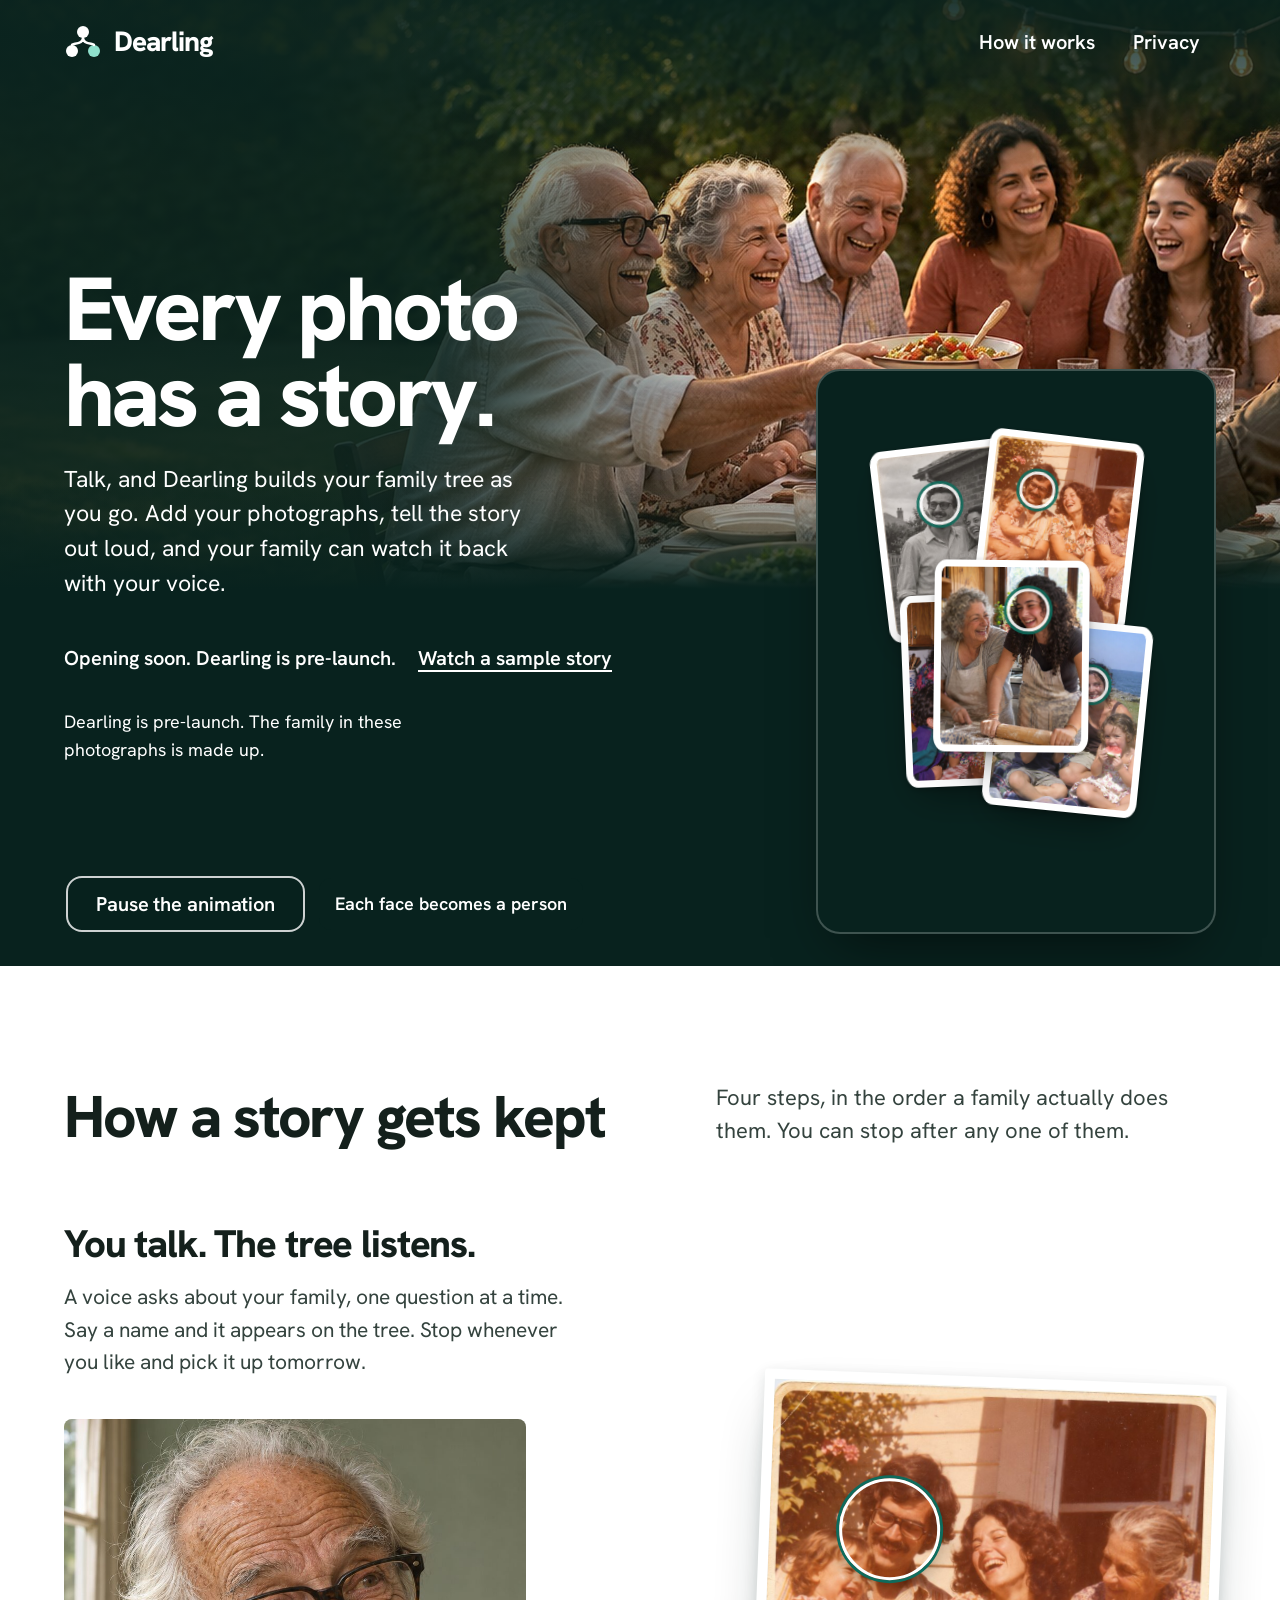
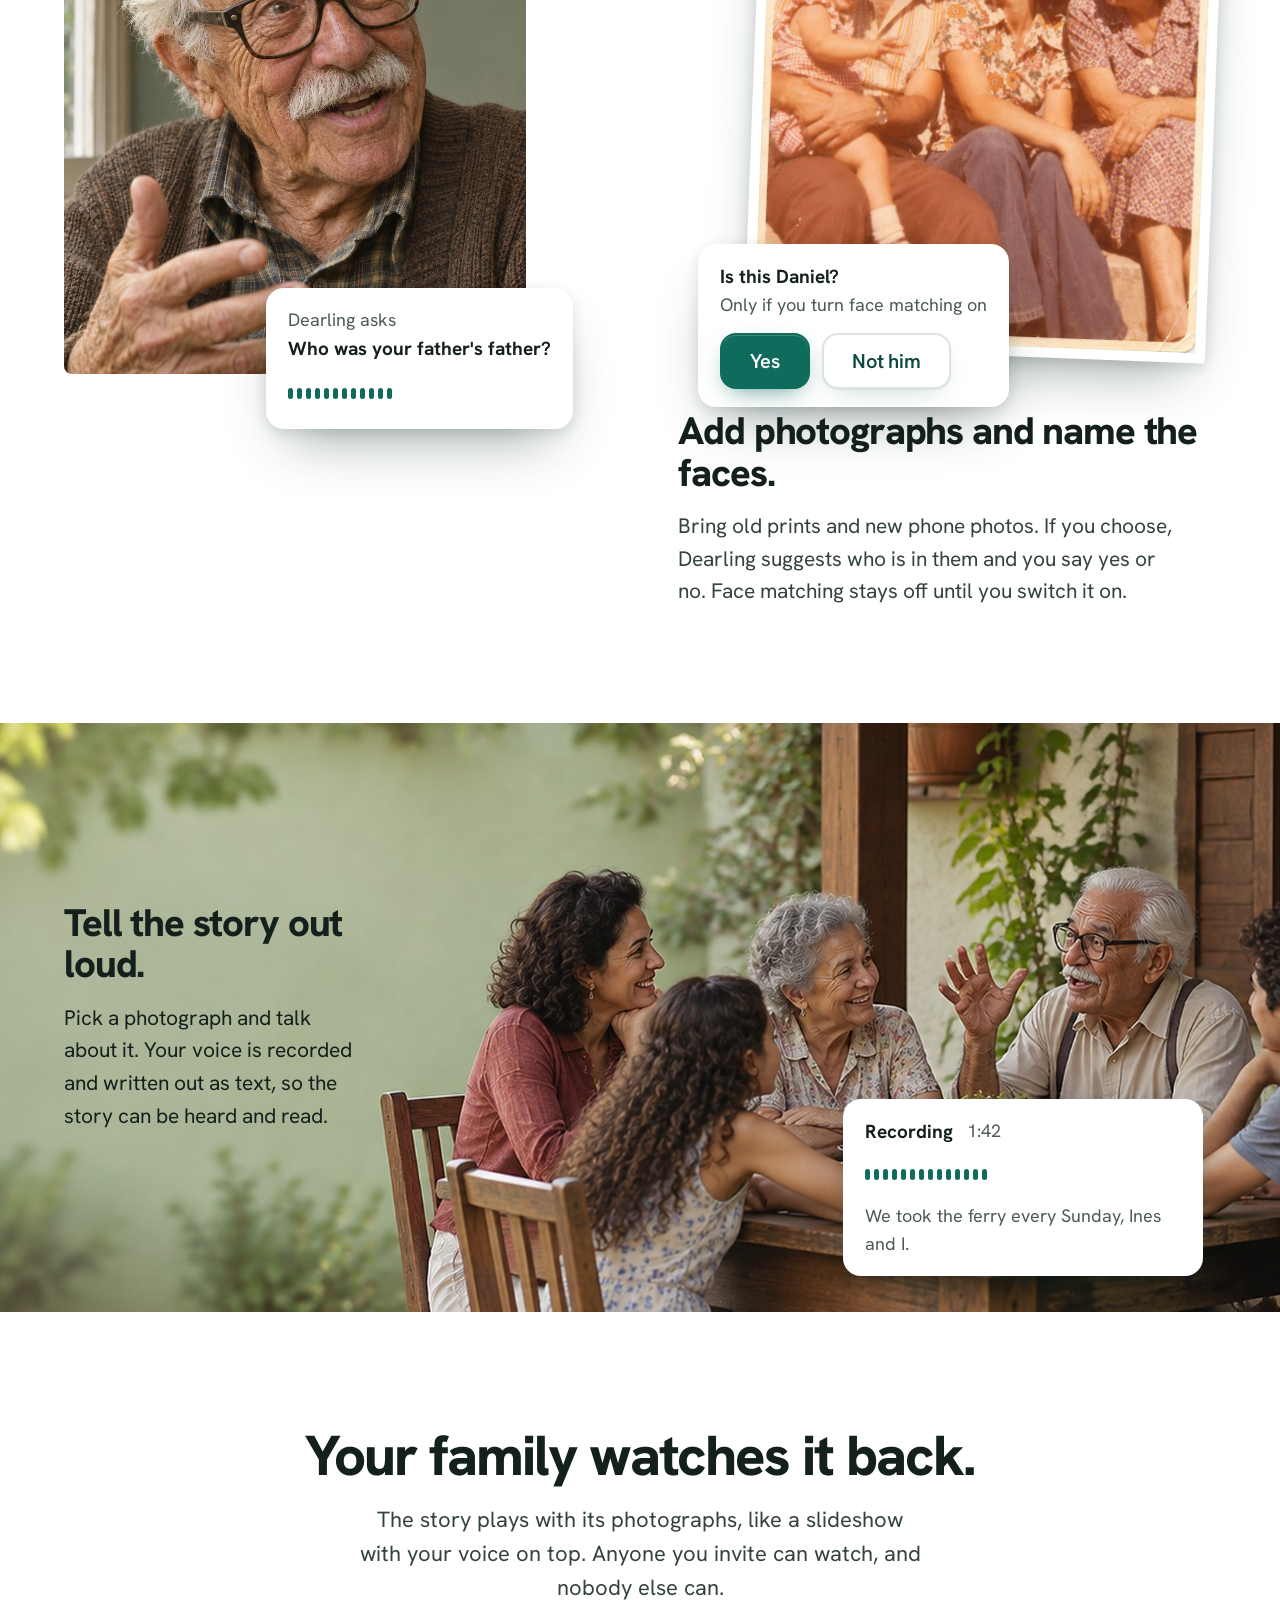
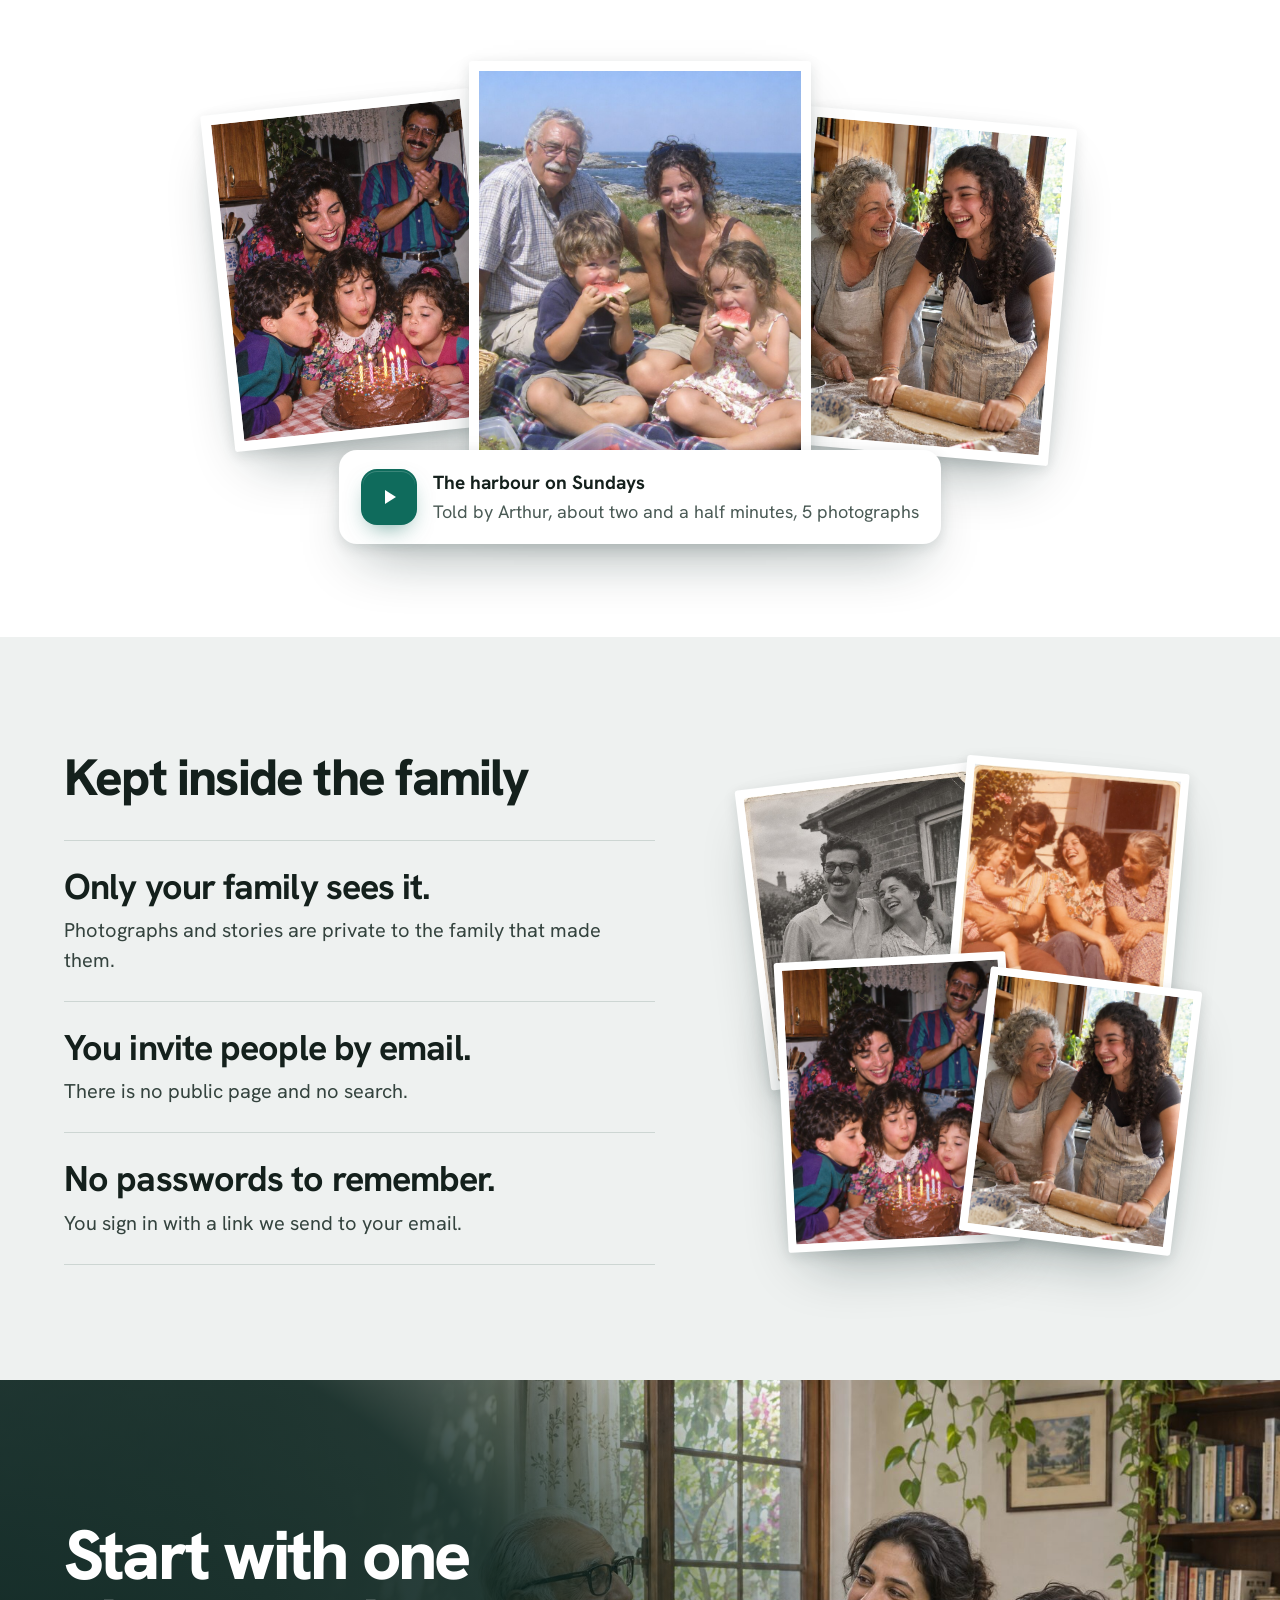
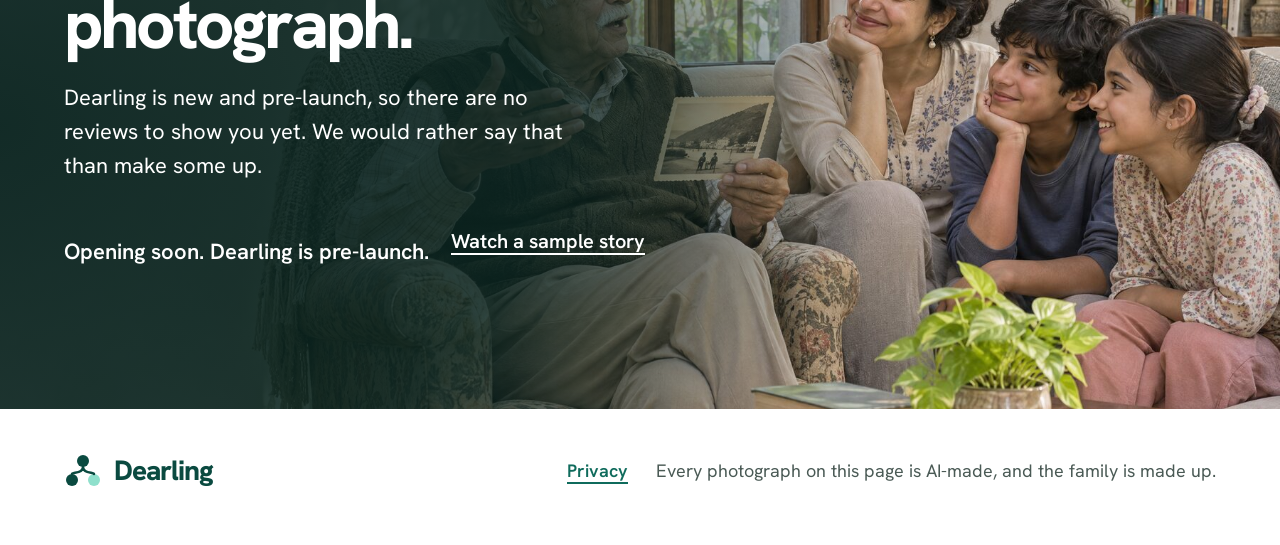
<file: index.html>
<!doctype html>
<html lang="en">
<head>
<meta charset="utf-8">
<meta name="viewport" content="width=device-width, initial-scale=1">
<title>Dearling: every photo has a story</title>
<meta name="description" content="Dearling turns old family photographs and the stories behind them into a family tree your relatives can watch and hear.">
<link rel="icon" href="data:image/svg+xml,%3Csvg xmlns=%27http://www.w3.org/2000/svg%27 viewBox=%270 0 38 38%27%3E%3Ccircle cx=%2719%27 cy=%279%27 r=%276%27 fill=%27%230f6b5c%27/%3E%3Ccircle cx=%278%27 cy=%2728%27 r=%276%27 fill=%27%230f6b5c%27/%3E%3Ccircle cx=%2730%27 cy=%2728%27 r=%276%27 fill=%27%238fe0cc%27/%3E%3C/svg%3E">
<link rel="stylesheet" href="dearling.css">
<link rel="canonical" href="https://hellodearling.com/">
<meta name="theme-color" content="#0f6b5c">
<link rel="icon" type="image/png" sizes="32x32" href="https://hellodearling.com/favicon-32.png">
<link rel="apple-touch-icon" href="https://hellodearling.com/apple-touch-icon.png">
<meta property="og:type" content="website">
<meta property="og:site_name" content="Dearling">
<meta property="og:title" content="Dearling: every photo has a story">
<meta property="og:description" content="Dearling turns old family photographs and the stories behind them into a family tree your relatives can watch and hear.">
<meta property="og:url" content="https://hellodearling.com/">
<meta property="og:image" content="https://hellodearling.com/assets/og-dearling.jpg">
<meta property="og:image:type" content="image/jpeg">
<meta property="og:image:width" content="1200">
<meta property="og:image:height" content="630">
<meta property="og:image:alt" content="Two grey-haired grandparents laughing together at an outdoor family dinner table in warm evening light, next to the words Every photo has a story. An illustrative image, not real customers.">
<meta name="twitter:card" content="summary_large_image">
<meta name="twitter:title" content="Dearling: every photo has a story">
<meta name="twitter:description" content="Dearling turns old family photographs and the stories behind them into a family tree your relatives can watch and hear.">
<meta name="twitter:image" content="https://hellodearling.com/assets/og-dearling.jpg">
<meta name="twitter:image:alt" content="Two grey-haired grandparents laughing together at an outdoor family dinner table in warm evening light, next to the words Every photo has a story. An illustrative image, not real customers.">
</head>
<body>

<header class="hero onphoto" id="hero">
  <div class="bg"><img src="assets/hero-dinner.jpg" alt="" width="2016" height="864"></div>
  <div class="scrim"></div>
  <nav class="bar" aria-label="Main">
    <a class="brand" href="/"><svg viewBox="0 0 38 38" aria-hidden="true"><circle cx="19" cy="9" r="6" fill="currentColor"/><circle cx="8" cy="28" r="6" fill="currentColor"/><circle cx="30" cy="28" r="6" fill="#8fe0cc"/><path d="M19 15 C19 22 8 20 8 22 M19 15 C19 22 30 20 30 22" stroke="currentColor" stroke-width="2.5" fill="none" stroke-linecap="round"/></svg>Dearling</a>
    <a class="navlink hide-sm" href="#how">How it works</a>
    <a class="navlink hide-sm" href="#private">Privacy</a>
  </nav>
  <div class="hero-inner">
    <div>
      <h1>Every photo has a story.</h1>
      <p class="sub">Talk, and Dearling builds your family tree as you go. Add your photographs, tell the story out loud, and your family can watch it back with your voice.</p>
      <div class="cta">
        <p class="opening">Opening soon. Dearling is pre-launch.</p>
        <a class="link" href="sample-story.html">Watch a sample story</a>
      </div>
      <p class="note">Dearling is pre-launch. The family in these photographs is made up.</p>
    </div>
    <div class="stagewrap">
      <div class="stage" id="stage" role="group" aria-label="Five family photographs, from 1952 to 2025, become a family tree: Arthur, Daniel, Marta, Rosa and Mira"></div>
      <div class="stagebar">
        <button class="btn btn-ghost" id="pausebtn" type="button" aria-pressed="false">Pause the animation</button>
        <span class="stagecap" id="stagecap">Photographs become people on your tree</span>
      </div>
    </div>
  </div>
</header>

<main>
<section class="sec" id="how">
  <div class="intro">
    <h2 class="h2">How a story gets kept</h2>
    <p class="lead">Four steps, in the order a family actually does them. You can stop after any one of them.</p>
  </div>

  <div class="coll">
    <div class="colA">
      <h3>You talk. The tree listens.</h3>
      <p class="t">A voice asks about your family, one question at a time. Say a name and it appears on the tree. Stop whenever you like and pick it up tomorrow.</p>
      <div class="fig">
        <div class="frame" style="aspect-ratio:3/3.6"><img src="assets/grandpa.jpg" alt="Arthur, an older man with white hair, a white moustache and glasses, laughing as he tells a story" style="object-position:50% 20%"></div>
        <div class="float" style="right:-10%;bottom:-10%;max-width:330px">
          <div class="who">Dearling asks</div>
          <b>Who was your father's father?</b>
          <div class="bars" style="margin-top:12px" aria-hidden="true"><i></i><i></i><i></i><i></i><i></i><i></i><i></i><i></i><i></i><i></i><i></i><i></i></div>
        </div>
      </div>
    </div>
    <div class="colB">
      <div class="fig">
        <div class="frame" style="aspect-ratio:4/5"><img src="assets/p1975.jpg" alt="A faded 1975 snapshot: Daniel holding his small daughter Rosa on a porch step, beside Marta and her mother"></div>
        <span class="ringed" style="left:29.4%;top:26.2%;width:22%;aspect-ratio:1"></span>
        <div class="float" style="left:-12%;bottom:-9%;max-width:340px">
          <b>Is this Daniel?</b>
          <div class="who" style="margin-bottom:14px">Only if you turn face matching on</div>
          <div style="display:flex;gap:12px"><a class="btn btn-primary" href="sample-story.html">Yes</a><a class="btn btn-quiet" href="sample-story.html">Not him</a></div>
        </div>
      </div>
      <h3 style="margin-top:56px">Add photographs and name the faces.</h3>
      <p class="t">Bring old prints and new phone photos. If you choose, Dearling suggests who is in them and you say yes or no. Face matching stays off until you switch it on.</p>
    </div>
  </div>
</section>

<section class="bleed" aria-labelledby="h-tell">
  <img src="assets/hero-porch.jpg" alt="The family around a porch table: Arthur tells a story with one hand raised while Marta, Rosa, Mira and Theo listen">
  <div class="step">
    <h3 id="h-tell">Tell the story out loud.</h3>
    <p class="t">Pick a photograph and talk about it. Your voice is recorded and written out as text, so the story can be heard and read.</p>
  </div>
  <div class="float">
    <div style="display:flex;align-items:center;gap:14px"><b>Recording</b><span class="who">1:42</span></div>
    <div class="bars" style="margin-top:10px" aria-hidden="true"><i></i><i></i><i></i><i></i><i></i><i></i><i></i><i></i><i></i><i></i><i></i><i></i><i></i><i></i></div>
    <div class="who" style="margin-top:10px">We took the ferry every Sunday, Ines and I.</div>
  </div>
</section>

<section class="sec">
  <div class="centre">
    <h3>Your family watches it back.</h3>
    <p class="t">The story plays with its photographs, like a slideshow with your voice on top. Anyone you invite can watch, and nobody else can.</p>
    <div class="fan">
      <div class="pr l"><img src="assets/p1994.jpg" alt="A 1994 kitchen birthday: children blowing out candles, Daniel and Marta behind them"></div>
      <div class="pr c"><img src="assets/p2008.jpg" alt="A 2008 seaside picnic: Arthur with his granddaughter Rosa and her two small children eating watermelon" style="object-position:50% 40%"></div>
      <div class="pr r"><img src="assets/p2025.jpg" alt="Marta and her granddaughter Mira rolling out dough together, 2025"></div>
      <div class="float">
        <a class="btn btn-primary btn-icon" href="sample-story.html" aria-label="Play Arthur's story"><svg viewBox="0 0 24 24" aria-hidden="true" fill="currentColor"><path d="M8 5v14l11-7z"/></svg></a>
        <div style="text-align:left"><b>The harbour on Sundays</b><div class="who">Told by Arthur, about two and a half minutes, 5 photographs</div></div>
      </div>
    </div>
  </div>
</section>

<section class="sec stonebg" id="private">
  <div class="quiet">
    <div>
      <h2 class="h2" style="margin-bottom:36px;font-size:clamp(34px,4vw,54px)">Kept inside the family</h2>
      <ul class="facts">
        <li>Only your family sees it.<span>Photographs and stories are private to the family that made them.</span></li>
        <li>You invite people by email.<span>There is no public page and no search.</span></li>
        <li>No passwords to remember.<span>You sign in with a link we send to your email.</span></li>
      </ul>
    </div>
    <div class="pile" aria-hidden="true">
      <div class="pr" style="width:50%;left:4%;top:4%;transform:rotate(-7deg)"><img src="assets/p1952.jpg" alt=""></div>
      <div class="pr" style="width:46%;left:46%;top:2%;transform:rotate(5deg)"><img src="assets/p1975.jpg" alt=""></div>
      <div class="pr" style="width:48%;left:10%;top:40%;transform:rotate(-3deg)"><img src="assets/p1994.jpg" alt=""></div>
      <div class="pr" style="width:44%;left:50%;top:44%;transform:rotate(7deg)"><img src="assets/p2025.jpg" alt=""></div>
    </div>
  </div>
</section>
</main>

<section class="closer onphoto">
  <img src="assets/living.jpg" alt="Arthur holds an old photograph and tells its story to his family on the sofa" style="object-position:70% 45%">
  <div class="scrim"></div>
  <div class="inner">
    <h2>Start with one photograph.</h2>
    <p>Dearling is new and pre-launch, so there are no reviews to show you yet. We would rather say that than make some up.</p>
    <div class="cta"><p class="opening">Opening soon. Dearling is pre-launch.</p><a class="link" href="sample-story.html">Watch a sample story</a></div>
  </div>
</section>
<footer class="foot">
  <a class="brand" href="/"><svg viewBox="0 0 38 38" aria-hidden="true"><circle cx="19" cy="9" r="6" fill="currentColor"/><circle cx="8" cy="28" r="6" fill="currentColor"/><circle cx="30" cy="28" r="6" fill="#8fe0cc"/><path d="M19 15 C19 22 8 20 8 22 M19 15 C19 22 30 20 30 22" stroke="currentColor" stroke-width="2.5" fill="none" stroke-linecap="round"/></svg>Dearling</a>
  <a class="link" href="#private">Privacy</a>
  <span>Every photograph on this page is AI-made, and the family is made up.</span>
</footer>

<script src="hero.js"></script>
</body>
</html>
</file>
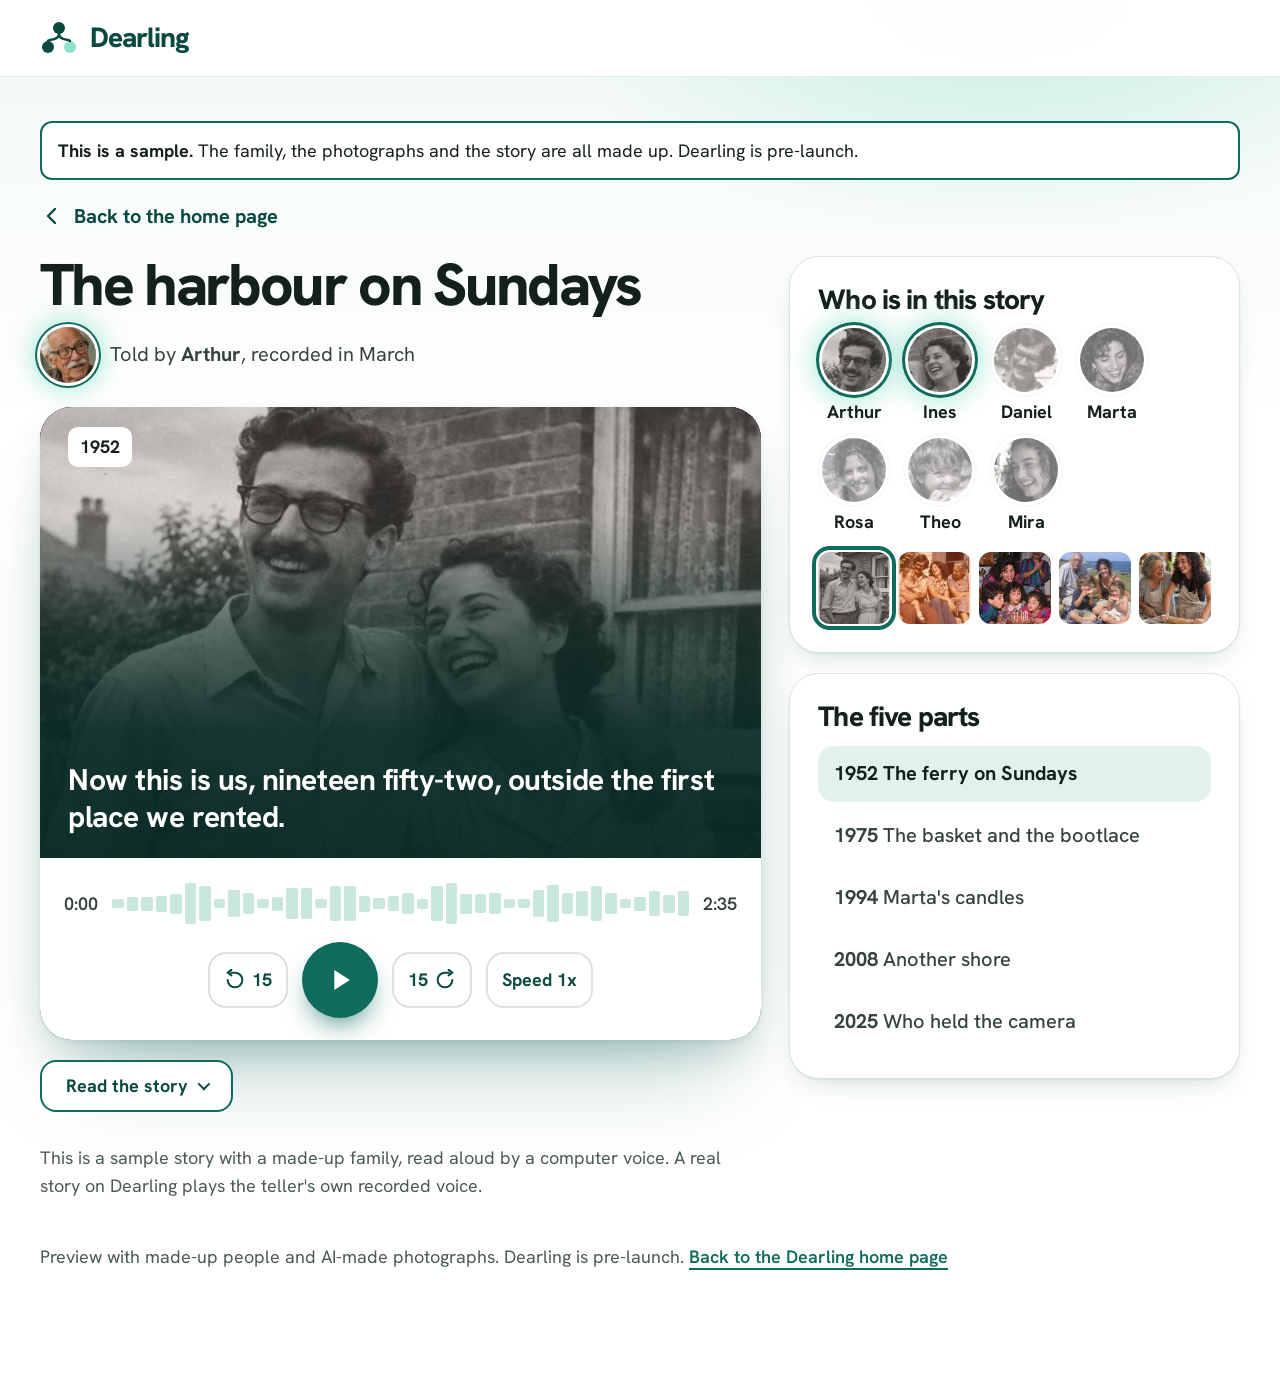
<file: sample-story.html>
<!doctype html>
<html lang="en">
<head>
<meta charset="utf-8">
<meta name="viewport" content="width=device-width, initial-scale=1">
<meta name="robots" content="noindex, nofollow">
<title>A sample story on Dearling</title>
<link rel="icon" href="data:image/svg+xml,%3Csvg xmlns=%27http://www.w3.org/2000/svg%27 viewBox=%270 0 38 38%27%3E%3Ccircle cx=%2719%27 cy=%279%27 r=%276%27 fill=%27%230f6b5c%27/%3E%3Ccircle cx=%278%27 cy=%2728%27 r=%276%27 fill=%27%230f6b5c%27/%3E%3Ccircle cx=%2730%27 cy=%2728%27 r=%276%27 fill=%27%238fe0cc%27/%3E%3C/svg%3E">
<link rel="stylesheet" href="dearling.css">
<link rel="canonical" href="https://hellodearling.com/sample-story.html">
<meta name="theme-color" content="#0f6b5c">
<link rel="icon" type="image/png" sizes="32x32" href="https://hellodearling.com/favicon-32.png">
<link rel="apple-touch-icon" href="https://hellodearling.com/apple-touch-icon.png">
<meta property="og:type" content="website">
<meta property="og:site_name" content="Dearling">
<meta property="og:title" content="A sample story on Dearling">
<meta property="og:description" content="A sample story on Dearling. The family in it is made up.">
<meta property="og:url" content="https://hellodearling.com/sample-story.html">
<meta property="og:image" content="https://hellodearling.com/assets/og-dearling.jpg">
<meta property="og:image:type" content="image/jpeg">
<meta property="og:image:width" content="1200">
<meta property="og:image:height" content="630">
<meta property="og:image:alt" content="Two grey-haired grandparents laughing together at an outdoor family dinner table in warm evening light, next to the words Every photo has a story. An illustrative image, not real customers.">
<meta name="twitter:card" content="summary_large_image">
<meta name="twitter:title" content="A sample story on Dearling">
<meta name="twitter:description" content="A sample story on Dearling. The family in it is made up.">
<meta name="twitter:image" content="https://hellodearling.com/assets/og-dearling.jpg">
<meta name="twitter:image:alt" content="Two grey-haired grandparents laughing together at an outdoor family dinner table in warm evening light, next to the words Every photo has a story. An illustrative image, not real customers.">
</head>
<body class="app">
<header class="top">
  <div class="wrap">
    <a class="brand" href="/" aria-label="Dearling home"><svg viewBox="0 0 38 38" aria-hidden="true"><circle cx="19" cy="9" r="6" fill="currentColor"/><circle cx="8" cy="28" r="6" fill="currentColor"/><circle cx="30" cy="28" r="6" fill="#8fe0cc"/><path d="M19 15 C19 22 8 20 8 22 M19 15 C19 22 30 20 30 22" stroke="currentColor" stroke-width="2.5" fill="none" stroke-linecap="round"/></svg>Dearling</a>
  </div>
</header>
<main class="wrap rw">
  <p class="sample-line"><b>This is a sample.</b> The family, the photographs and the story are all made up. Dearling is pre-launch.</p>
  <a class="back" href="/"><svg viewBox="0 0 24 24" fill="none" stroke="currentColor" stroke-width="2.4" stroke-linecap="round" stroke-linejoin="round" aria-hidden="true"><path d="M15 5l-7 7 7 7"/></svg>Back to the home page</a>
  <div class="rw-grid">
    <div>
      <h1>The harbour on Sundays</h1>
      <div class="by"><img src="assets/faces/arthur-old.jpg" alt="" width="112" height="112"><span>Told by <b>Arthur</b>, recorded in March</span></div>
      <div class="player" id="player">
        <div class="shot">
          <div class="slide on" data-year="1952"><img src="assets/p1952.jpg" alt="Arthur and Ines in 1952, outside a brick house" style="object-position:50% 30%"></div>
          <div class="slide" data-year="1975"><img src="assets/p1975.jpg" alt="Daniel with baby Rosa and Marta on a porch step, 1975" style="object-position:50% 30%"></div>
          <div class="slide" data-year="1994"><img src="assets/p1994.jpg" alt="A birthday cake in the kitchen, 1994" style="object-position:50% 40%"></div>
          <div class="slide" data-year="2008"><img src="assets/p2008.jpg" alt="Arthur, Rosa and the children at the shore, 2008" style="object-position:50% 40%"></div>
          <div class="slide" data-year="2025"><img src="assets/p2025.jpg" alt="Marta and Mira rolling out dough, 2025" style="object-position:50% 35%"></div>
          <span class="yr" id="yr">1952</span>
          <p class="sub-line" id="sub">Now this is us, nineteen fifty-two, outside the first place we rented.</p>
        </div>
        <div class="ctrl">
          <div class="prog"><span id="now">0:00</span><div class="track" id="track" role="slider" tabindex="0" aria-label="Position in the story" aria-valuemin="0" aria-valuemax="156" aria-valuenow="0"><div class="bars2" id="bars" aria-hidden="true"><i style="--h:18%"></i><i style="--h:29%"></i><i style="--h:29%"></i><i style="--h:33%"></i><i style="--h:42%"></i><i style="--h:84%"></i><i style="--h:72%"></i><i style="--h:19%"></i><i style="--h:56%"></i><i style="--h:43%"></i><i style="--h:18%"></i><i style="--h:29%"></i><i style="--h:64%"></i><i style="--h:65%"></i><i style="--h:20%"></i><i style="--h:72%"></i><i style="--h:72%"></i><i style="--h:33%"></i><i style="--h:24%"></i><i style="--h:30%"></i><i style="--h:45%"></i><i style="--h:21%"></i><i style="--h:73%"></i><i style="--h:85%"></i><i style="--h:42%"></i><i style="--h:41%"></i><i style="--h:43%"></i><i style="--h:18%"></i><i style="--h:20%"></i><i style="--h:57%"></i><i style="--h:78%"></i><i style="--h:43%"></i><i style="--h:52%"></i><i style="--h:73%"></i><i style="--h:45%"></i><i style="--h:19%"></i><i style="--h:29%"></i><i style="--h:53%"></i><i style="--h:38%"></i><i style="--h:53%"></i></div></div><span id="total">2:36</span></div>
          <div class="btnrow">
            <button class="skip" type="button" id="back15" aria-label="Back 15 seconds"><svg viewBox="0 0 24 24" fill="none" stroke="currentColor" stroke-width="2.2" stroke-linecap="round" stroke-linejoin="round" aria-hidden="true"><path d="M4 12a8 8 0 108-8H8M8 1l-4 3 4 3"/></svg>15</button>
            <button class="big-play" type="button" id="play" aria-label="Play story"></button>
            <button class="skip" type="button" id="fwd15" aria-label="Forward 15 seconds">15<svg viewBox="0 0 24 24" fill="none" stroke="currentColor" stroke-width="2.2" stroke-linecap="round" stroke-linejoin="round" aria-hidden="true"><path d="M20 12a8 8 0 11-8-8h4M16 1l4 3-4 3"/></svg></button>
            <button class="skip" type="button" id="speed">Speed 1x</button>
          </div>
        </div>
        <audio id="narration" preload="none" src="assets/arthur-harbour-sundays-full.mp3"></audio>
        <p class="note-line" id="aerr" role="alert" hidden>Sorry, the voice could not be loaded. Please check your connection and try again. You can still read the story on this page.</p>
      </div>
      <div class="readbox">
        <button type="button" class="read-btn" id="readbtn" aria-expanded="false" aria-controls="readtxt">Read the story</button>
        <div class="read-txt" id="readtxt" role="region" aria-label="The story in full" hidden>
          <h3>1952</h3>
          <p>Now this is us, nineteen fifty-two, outside the first place we rented. Ines is laughing because I'd said something daft. I couldn't tell you what. We had nothing, mind. A kettle, a bed, a landlady you could hear from the street. But Sundays we took the ferry over to the harbour, threepence each, and felt like millionaires. I can still smell it. Diesel, and wet rope, and chips with far too much vinegar.</p>
          <h3>1975</h3>
          <p>Now this one is, what, seventy-six. No. Seventy-five, because Rosa's in that checked frock and she wasn't walking yet. That's Daniel holding her, and Marta, and Marta's mother on the end, who never smiled for a photograph in her life. Look at her now, though. That's Rosa's doing. Daniel carried the basket when he was little, wicker, the handle mended with a bootlace. Oh, I could tell you about that bootlace. No. Now, where was I. Daniel complained the whole way up the hill. Every Sunday.</p>
          <h3>1994</h3>
          <p>Marta and her candles. Every birthday, too many on the cake, and Ines would count them out loud. Marta would say, it's a celebration, Ines, not an inspection. Look at Daniel at the back, clapping like he's at the opera. We ate that cake half in the dark, because a bulb had gone and he'd see to it on Saturday. Ninety-four, that was. I believe that bulb was changed in ninety-six.</p>
          <h3>2008</h3>
          <p>This is not our harbour. Different shore altogether, but the same grey-blue water. Rosa had brought the children, and a tub of grapes, and far too much watermelon. That's Theo with his face in it, and Mira, nearly three, wearing the rest. I sat there with one on each side of me and I told them about the ferry. And I found I had to stop for a minute. So I ate some watermelon. It's a very good way of not talking.</p>
          <h3>2025</h3>
          <p>And this is last year. Or this year, I lose track. Marta and Mira at the dough, Sunday of course. Marta's gone grey and I have not said a word. That rolling pin was Ines's mother's, and it has a crack in it, and nobody will hear of a new one. You'll have noticed Ines isn't in any of the others. She was always holding the camera. That one in fifty-two, I think I tricked her.</p>
        </div>
      </div>
      <p class="note-line" id="voicenote">This is a sample story with a made-up family, read aloud by a computer voice. A real story on Dearling plays the teller's own recorded voice.</p>
    </div>
    <aside class="side">
      <section class="panel" aria-labelledby="who">
        <h2 id="who">Who is in this story</h2>
        <div class="faces-row">
          <div class="fp lit" data-f="arthur"><img src="assets/faces/arthur.jpg" alt="">Arthur</div>
          <div class="fp lit" data-f="ines"><img src="assets/faces/ines.jpg" alt="">Ines</div>
          <div class="fp" data-f="daniel"><img src="assets/faces/daniel.jpg" alt="">Daniel</div>
          <div class="fp" data-f="marta"><img src="assets/faces/marta.jpg" alt="">Marta</div>
          <div class="fp" data-f="rosa"><img src="assets/faces/rosa.jpg" alt="">Rosa</div>
          <div class="fp" data-f="theo"><img src="assets/faces/theo.jpg" alt="">Theo</div>
          <div class="fp" data-f="mira"><img src="assets/faces/mira.jpg" alt="">Mira</div>
        </div>
        <div class="strip" id="strip" aria-label="Photographs in this story">
          <button type="button" aria-label="Photograph from 1952" aria-current="true"><img src="assets/p1952.jpg" alt=""></button>
          <button type="button" aria-label="Photograph from 1975" aria-current="false"><img src="assets/p1975.jpg" alt=""></button>
          <button type="button" aria-label="Photograph from 1994" aria-current="false"><img src="assets/p1994.jpg" alt=""></button>
          <button type="button" aria-label="Photograph from 2008" aria-current="false"><img src="assets/p2008.jpg" alt=""></button>
          <button type="button" aria-label="Photograph from 2025" aria-current="false"><img src="assets/p2025.jpg" alt=""></button>
        </div>
      </section>
      <section class="panel" aria-labelledby="trh">
        <h2 id="trh">The five parts</h2>
        <div class="tr" id="tr">
          <button type="button" class="now"><b>1952</b> The ferry on Sundays</button>
          <button type="button"><b>1975</b> The basket and the bootlace</button>
          <button type="button"><b>1994</b> Marta's candles</button>
          <button type="button"><b>2008</b> Another shore</button>
          <button type="button"><b>2025</b> Who held the camera</button>
        </div>
      </section>
    </aside>
  </div>
  <p class="note-line">Preview with made-up people and AI-made photographs. Dearling is pre-launch. <a class="link" href="/">Back to the Dearling home page</a></p>
</main>
<script src="rewatch.js"></script>
</body>
</html>
</file>
<file: dearling.css>
/* Dearling, one product. White and spruce, Hanken Grotesk. No serif, italic, or uppercase. Shared by all four screens. */
@font-face {
  font-family: "Hanken Grotesk";
  src: url("assets/hanken.woff2") format("woff2");
  font-weight: 100 900;
  font-style: normal;
  font-display: swap;
}
:root {
  --white: #fff;
  --band: #f4f7f6;
  --stone: #eef1f0;
  --mint: #e3f1ee;
  --mint-2: #c9e6df;
  --spruce: #0f6b5c;
  --deep: #0a4a40;
  --deeper: #07352e;
  --night: #08221e;
  --ink: #14201c;
  --ink-2: #34433e;
  --ink-3: #4a5a55;
  --line: #dce4e1;
  --lit: #8fe0cc;
  --record: #c8321f;
  --font: "Hanken Grotesk", system-ui, -apple-system, "Segoe UI", Roboto, sans-serif;
  --shadow-md: 0 1px 2px rgb(10 74 64 / .08), 0 12px 28px -12px rgb(10 74 64 / .22);
  --shadow-lg: 0 2px 4px rgb(10 74 64 / .06), 0 18px 40px -12px rgb(10 74 64 / .22), 0 60px 90px -40px rgb(15 107 92 / .35);
  --shadow-float: 0 28px 60px -24px rgb(8 34 30 / .45), 0 4px 14px rgb(8 34 30 / .12);
  --gutter: clamp(20px, 5vw, 72px);
}
*, *::before, *::after { box-sizing: border-box; }
html { -webkit-text-size-adjust: 100%; }
body { margin: 0; font-family: var(--font); font-size: 20px; line-height: 1.55; color: var(--ink); background: var(--white); -webkit-font-smoothing: antialiased; overflow-x: hidden; }
img { display: block; max-width: 100%; }
a { color: var(--spruce); text-underline-offset: 4px; }
h1, h2, h3, p { margin: 0; }
:focus-visible { outline: 3px solid var(--spruce); outline-offset: 3px; border-radius: 6px; }
.onphoto :focus-visible { outline-color: #fff; }
.wrap { width: min(1200px, 100% - 48px); margin-inline: auto; }

/* ---------- buttons and links: the same on every screen ---------- */
.btn { display: inline-flex; align-items: center; justify-content: center; gap: 10px; min-height: 56px; min-width: 56px; padding: 0 28px; font: 600 20px/1 var(--font); letter-spacing: -.005em; border-radius: 16px; border: 2px solid transparent; cursor: pointer; text-decoration: none; transition: background .2s, border-color .2s, color .2s; }
.btn svg { width: 24px; height: 24px; flex: none; }
.btn-primary { background: var(--spruce); color: #fff; box-shadow: 0 10px 24px -10px rgb(15 107 92 / .7), inset 0 1px 0 rgb(255 255 255 / .18); }
.btn-primary:hover { background: var(--deep); }
.btn-quiet { background: #fff; color: var(--deep); border-color: var(--line); box-shadow: var(--shadow-md); }
.btn-quiet:hover { border-color: var(--spruce); }
.btn-light { background: #fff; color: var(--deep); }
.btn-light:hover { background: var(--mint); }
.btn-ghost { color: #fff; border-color: rgb(255 255 255 / .8); background: rgb(8 34 30 / .82); }
.btn-ghost:hover { background: rgb(8 34 30 / .8); }
.link { display: inline-flex; align-items: center; min-height: 52px; font-weight: 600; text-decoration: underline; text-decoration-thickness: 2px; text-underline-offset: 5px; color: var(--spruce); }
.onphoto .link { color: #fff; }
.btn-icon { padding: 0; width: 56px; }
input[type=email] { min-height: 60px; width: 100%; padding: 0 18px; font: 500 20px var(--font); color: var(--ink); border: 2px solid #62716b; border-radius: 16px; background: #fff; }
label { font-weight: 600; font-size: 20px; }

/* wordmark: dot tree mark plus the name */
.brand { display: inline-flex; align-items: center; gap: 12px; font-weight: 800; font-size: 28px; letter-spacing: -.03em; color: var(--deep); text-decoration: none; min-height: 56px; }
.brand svg { width: 38px; height: 38px; flex: none; }
.onphoto .brand { color: #fff; }

/* ---------- landing top bar over the hero ---------- */
.bar { position: absolute; inset: 0 0 auto 0; z-index: 6; display: flex; align-items: center; gap: 6px; padding: 14px var(--gutter); }
.bar .brand { margin-right: auto; }
.bar a.navlink { display: inline-flex; align-items: center; min-height: 56px; padding: 0 16px; color: #fff; text-decoration: none; font-weight: 600; border-radius: 14px; }
.bar a.navlink:hover { text-decoration: underline; text-underline-offset: 5px; }

/* ---------- landing hero ---------- */
.hero { position: relative; overflow: hidden; color: #fff; background: var(--night); isolation: isolate; }
.hero .bg { position: absolute; inset: 0; z-index: -2; }
.hero .bg img { width: 100%; height: 100%; object-fit: cover; object-position: 28% 50%; transform-origin: 30% 50%; animation: drift 40s ease-in-out infinite alternate; }
.hero.paused .bg img { animation-play-state: paused; }
@keyframes drift { from { transform: scale(1.01); } to { transform: scale(1.07) translateX(-1.2%); } }
/* the scrim sits behind the words only: a soft spruce pool anchored on the left edge, clear photo everywhere else */
.hero .scrim { position: absolute; inset: 0; z-index: -1;
  background:
    radial-gradient(ellipse 60% 90% at 0% 58%, rgb(8 34 30 / .92) 0%, rgb(8 34 30 / .88) 58%, rgb(8 34 30 / 0) 100%),
    linear-gradient(180deg, rgb(8 34 30 / .78) 0%, rgb(8 34 30 / .5) 70px, rgb(8 34 30 / 0) 150px); }
.hero-inner { display: grid; grid-template-columns: minmax(0, 1fr) minmax(0, .9fr); align-items: center; gap: 24px; padding: 96px calc(var(--gutter) * .5) 32px var(--gutter); min-height: min(100svh, 800px); }
.hero h1 { font-weight: 800; font-size: clamp(48px, 7vw, 100px); line-height: .96; letter-spacing: -.04em; max-width: 9em; text-wrap: balance; }
.hero .sub { font-size: clamp(20px, 1.8vw, 24px); line-height: 1.5; margin-top: 24px; max-width: 21em; }
.hero .cta { display: flex; flex-wrap: wrap; gap: 12px 22px; align-items: center; margin-top: 32px; }
.hero .note { margin-top: 24px; font-size: 18px; max-width: 24em; }
.stagewrap { justify-self: end; width: min(400px, 100%); }
.stage { position: relative; width: 100%; }
.stage .tree-lines { position: absolute; inset: 0; width: 100%; height: 100%; overflow: visible; pointer-events: none; }
.stage .tree-lines path { fill: none; stroke: #fff; stroke-width: 3; stroke-linecap: round; filter: drop-shadow(0 1px 3px rgb(0 0 0 / .55)); }
.print { position: absolute; left: 0; top: 0; background: #fff; overflow: hidden; will-change: transform; box-shadow: 0 18px 40px -14px rgb(0 0 0 / .5), 0 2px 6px rgb(0 0 0 / .25); }
.print .pic { position: absolute; }
.print .pic img { width: 100%; height: 100%; max-width: none; object-fit: cover; }
.print .ring { position: absolute; border: 3px solid #fff; border-radius: 50%; box-shadow: 0 0 0 3px var(--spruce), 0 0 18px rgb(0 0 0 / .35); transform: translate(-50%, -50%); opacity: 0; }
.tag { position: absolute; left: 0; top: 0; background: #fff; color: var(--ink); font-weight: 700; font-size: 18px; line-height: 1; padding: 9px 12px; border-radius: 10px; white-space: nowrap; box-shadow: 0 6px 18px rgb(0 0 0 / .28); }
.stagebar { display: flex; align-items: center; gap: 14px; margin-top: 14px; flex-wrap: wrap; }
.stagecap { font-weight: 600; font-size: 18px; background: rgb(8 34 30 / .8); padding: 12px 16px; border-radius: 12px; }
/* wide screens: the tree sits in a solid card whose top is below every face in the photograph, over the table; the photo keeps its own height, the night ground carries the card, and the pause control sits at the lower left */
@media (min-width: 901px) {
  .hero { --ph: clamp(560px, 46vw, 720px); --cw: clamp(380px, 38vw, 400px); }
  .hero .bg, .hero .scrim { bottom: auto; height: var(--ph); }
  .hero .bg { overflow: hidden; }
  .hero .scrim {
    background:
      linear-gradient(0deg, var(--night) 0%, rgb(8 34 30 / 0) 110px),
      radial-gradient(ellipse 60% 90% at 0% 58%, rgb(8 34 30 / .92) 0%, rgb(8 34 30 / .88) 58%, rgb(8 34 30 / 0) 100%),
      linear-gradient(180deg, rgb(8 34 30 / .9) 0%, rgb(8 34 30 / .68) 80px, rgb(8 34 30 / 0) 180px); }
  .hero-inner { min-height: 0; }
  .stagewrap { position: relative; z-index: 3; align-self: start; justify-self: end; margin: calc(var(--ph) - 316px) calc(var(--gutter) * .5) 0 0; width: var(--cw); padding: 20px; background: var(--night); border: 2px solid rgb(255 255 255 / .22); border-radius: 24px; box-shadow: 0 24px 60px -20px rgb(0 0 0 / .6); }
  .stagebar { position: absolute; bottom: 0; left: calc(2 * var(--gutter) + var(--cw) - 100vw); right: calc(100% + 40px); margin: 0; }
}

/* ---------- landing body: varied composition ---------- */
.sec { padding: clamp(72px, 9vw, 128px) var(--gutter); }
.h2 { font-weight: 800; font-size: clamp(36px, 4.6vw, 64px); line-height: 1.02; letter-spacing: -.035em; text-wrap: balance; }
.lead { font-size: 22px; line-height: 1.5; color: var(--ink-2); max-width: 30em; }
.intro { display: grid; grid-template-columns: 1.1fr .9fr; gap: 40px; align-items: end; max-width: 1200px; margin: 0 auto clamp(48px, 6vw, 80px); }
.coll { display: grid; grid-template-columns: 1fr 1fr; gap: 0 clamp(32px, 6vw, 96px); max-width: 1200px; margin: 0 auto; align-items: start; }
.coll .colB { margin-top: clamp(80px, 12vw, 190px); }
.coll h3, .step h3 { font-weight: 800; font-size: clamp(30px, 3vw, 42px); line-height: 1.08; letter-spacing: -.03em; margin-bottom: 16px; }
.coll p.t, .step p.t { color: var(--ink-2); font-size: 21px; max-width: 24em; }
.fig { position: relative; margin-bottom: clamp(36px, 4vw, 56px); }
.fig .frame { overflow: hidden; border-radius: 8px; background: var(--stone); }
.fig .frame img { width: 100%; height: 100%; object-fit: cover; }
.colA .fig { margin: 40px 0 0; width: 86%; }
.colB .fig { margin: 0 0 40px 14%; width: 86%; }
.colB .fig .frame { border: 10px solid #fff; border-radius: 3px; box-shadow: var(--shadow-float); transform: rotate(2.2deg); }
.float { position: absolute; background: #fff; border-radius: 18px; box-shadow: var(--shadow-float); padding: 18px 22px; font-size: 19px; z-index: 2; }
.float b { font-weight: 700; }
.float .who { color: var(--ink-3); font-size: 18px; }
.ringed { position: absolute; border: 3px solid #fff; border-radius: 50%; box-shadow: 0 0 0 3px var(--spruce), 0 6px 22px rgb(0 0 0 / .35); transform: translate(-50%, -50%); }
.bars { display: flex; align-items: center; gap: 4px; height: 36px; }
.bars i { display: block; width: 5px; border-radius: 3px; background: var(--spruce); height: 30%; animation: lvl 1.3s ease-in-out infinite; }
.bars i:nth-child(2n) { animation-delay: -.4s; } .bars i:nth-child(3n) { animation-delay: -.8s; } .bars i:nth-child(5n) { animation-delay: -.2s; }
@keyframes lvl { 0%, 100% { height: 22%; } 50% { height: 100%; } }

/* full-bleed band: dark text straight on a pale photograph, no scrim at all */
.bleed { position: relative; overflow: hidden; isolation: isolate; background: #cfe0cf; min-height: clamp(460px, 46vw, 660px); display: flex; align-items: center; }
.bleed > img { position: absolute; inset: 0; width: 100%; height: 100%; object-fit: cover; object-position: 100% 50%; z-index: -1; transform: scale(1.12); transform-origin: 0% 50%; }
.bleed .step { padding: 56px var(--gutter); max-width: min(430px, 36%); color: var(--ink); }
.bleed .step p.t { color: var(--ink); }
.bleed .float { right: clamp(20px, 6vw, 100px); bottom: 36px; max-width: 360px; }

/* step four: centred, prints fanned */
.centre { text-align: center; max-width: 1100px; margin: 0 auto; }
.centre h3 { font-weight: 800; font-size: clamp(36px, 4.4vw, 60px); line-height: 1.02; letter-spacing: -.035em; margin-bottom: 18px; text-wrap: balance; }
.centre p.t { margin-inline: auto; font-size: 22px; color: var(--ink-2); max-width: 26em; }
.fan { position: relative; height: clamp(300px, 36vw, 470px); margin: 56px auto 0; width: min(900px, 100%); }
.fan .pr { position: absolute; top: 0; border: 10px solid #fff; border-radius: 3px; box-shadow: var(--shadow-float); overflow: hidden; background: #fff; }
.fan .pr img { width: 100%; height: 100%; object-fit: cover; }
.fan .pr.l { left: 3%; width: 30%; aspect-ratio: 4/5; transform: rotate(-6deg); top: 40px; }
.fan .pr.c { left: 50%; width: 38%; aspect-ratio: 4/5; transform: translateX(-50%); z-index: 2; top: 0; }
.fan .pr.r { right: 3%; width: 30%; aspect-ratio: 4/5; transform: rotate(5deg); top: 56px; }
.fan .float { left: 50%; bottom: -22px; transform: translateX(-50%); display: flex; gap: 16px; align-items: center; white-space: nowrap; z-index: 3; }

.stonebg { background: var(--stone); }
.quiet { display: grid; grid-template-columns: 1.1fr .9fr; gap: clamp(32px, 6vw, 96px); align-items: center; max-width: 1200px; margin: 0 auto; }
.facts { list-style: none; margin: 0; padding: 0; }
.facts li { font-weight: 700; font-size: clamp(26px, 2.8vw, 38px); line-height: 1.12; letter-spacing: -.025em; padding: 26px 0; border-top: 1px solid #cdd6d3; }
.facts li:last-child { border-bottom: 1px solid #cdd6d3; }
.facts li span { display: block; font-weight: 400; letter-spacing: 0; font-size: 20px; color: var(--ink-2); margin-top: 8px; line-height: 1.5; }
.pile { position: relative; aspect-ratio: 1 / 1.05; }
.pile .pr { position: absolute; border: 8px solid #fff; border-radius: 3px; box-shadow: var(--shadow-float); overflow: hidden; background: #fff; aspect-ratio: 4/5; }
.pile .pr img { width: 100%; height: 100%; object-fit: cover; }

.closer { position: relative; color: #fff; overflow: hidden; isolation: isolate; background: var(--night); }
.closer > img { position: absolute; inset: 0; width: 100%; height: 100%; object-fit: cover; z-index: -2; object-position: 50% 40%; }
.closer .scrim { position: absolute; inset: 0; z-index: -1; background: radial-gradient(ellipse 70% 110% at 0% 55%, rgb(8 34 30 / .94) 0%, rgb(8 34 30 / .86) 60%, rgb(8 34 30 / 0) 100%); }
.closer .inner { padding: clamp(80px, 11vw, 150px) var(--gutter); max-width: 760px; }
.closer h2 { font-weight: 800; font-size: clamp(40px, 5.4vw, 76px); line-height: 1; letter-spacing: -.04em; }
.closer p { font-size: 22px; margin-top: 22px; max-width: 24em; }
.closer .cta { margin-top: 32px; display: flex; gap: 14px 22px; flex-wrap: wrap; align-items: center; }
footer.foot { padding: 36px var(--gutter) 48px; color: var(--ink-3); display: flex; flex-wrap: wrap; gap: 8px 28px; align-items: center; font-size: 18px; }
footer.foot a { display: inline-flex; align-items: center; min-height: 52px; }
footer.foot .brand { margin-right: auto; }

/* ---------- signed-in shell ---------- */
body.app { background: linear-gradient(180deg, #f1f8f6 0, #fff 420px); min-height: 100vh; }
body.app::before { content: ""; position: absolute; inset: 0 0 auto 0; height: 560px; z-index: -1; background: radial-gradient(50% 60% at 78% 0%, rgb(143 224 204 / .45), transparent 70%); pointer-events: none; }
.top { position: sticky; top: 0; z-index: 20; background: rgb(255 255 255 / .96); border-bottom: 1px solid rgb(220 228 225 / .7); }
.top .wrap { display: flex; align-items: center; justify-content: space-between; min-height: 76px; gap: 16px; }
.tabs { display: flex; gap: 6px; }
.tabs a { display: inline-flex; align-items: center; gap: 10px; min-height: 56px; padding: 0 18px; border-radius: 16px; color: var(--ink-2); font-weight: 700; text-decoration: none; }
.tabs a svg { width: 24px; height: 24px; }
.tabs a[aria-current=page] { background: var(--deep); color: #fff; }
.tabs a:not([aria-current]):hover { background: var(--mint); color: var(--deep); }
.me { display: inline-flex; align-items: center; gap: 12px; min-height: 56px; font-weight: 700; color: var(--ink-2); text-decoration: none; }
.me img { width: 48px; height: 48px; border-radius: 50%; object-fit: cover; }
.app-main { padding: 40px 0 120px; }
.hello { font-size: clamp(38px, 4.6vw, 56px); line-height: 1; letter-spacing: -.04em; font-weight: 800; }
.hello-sub { margin-top: 12px; font-size: 22px; color: var(--ink-2); }
.app-grid { margin-top: 32px; display: grid; grid-template-columns: minmax(0, 1.5fr) minmax(0, 1fr); gap: 24px; align-items: start; }
.stack-col { display: grid; gap: 24px; }
.panel { background: #fff; border: 1px solid var(--line); border-radius: 30px; box-shadow: var(--shadow-md); padding: 28px; }
.panel h2 { font-size: 30px; line-height: 1.05; letter-spacing: -.035em; font-weight: 800; }
.panel .meta { margin-top: 6px; font-size: 18px; color: var(--ink-3); }
.panel .btn { margin-top: 16px; }
.note-line { margin-top: 32px; font-size: 18px; color: var(--ink-3); }

/* the family tree: HTML nodes, lines drawn from their measured positions, no sideways scroll */
.tree-panel { position: relative; background: linear-gradient(165deg, #fff, #f1f8f6); overflow: hidden; padding: 28px 28px 20px; }
.tree { position: relative; margin-top: 12px; width: 100%; height: calc(var(--pitch) * 4 + 8px); --pitch: 178px; --nw: 92px; }
.tree svg { position: absolute; inset: 0; width: 100%; height: 100%; overflow: visible; pointer-events: none; }
.tree path { fill: none; stroke: var(--spruce); stroke-width: 4; stroke-linecap: round; stroke-linejoin: round; }
.tnode { position: absolute; width: var(--nw); left: calc(var(--x) * 1%); top: calc(var(--r) * var(--pitch)); transform: translateX(-50%); text-align: center; text-decoration: none; color: inherit; display: block; }
.tnode .face { display: grid; place-items: center; width: var(--nw); height: var(--nw); border-radius: 50%; overflow: hidden; border: 3px solid #fff; background: var(--mint); box-shadow: 0 0 0 3px var(--spruce), 0 8px 20px -8px rgb(10 74 64 / .5); font-weight: 800; font-size: 28px; color: var(--deep); }
.tnode .face img { width: 100%; height: 100%; object-fit: cover; }
.tnode.noimg .face { background: var(--mint-2); box-shadow: 0 0 0 3px var(--spruce); }
.tnode.lit .face { box-shadow: 0 0 0 3px var(--spruce), 0 0 0 8px rgb(143 224 204 / .6), 0 0 44px 8px rgb(143 224 204 / .85); }
.tnode .who { display: block; margin: 8px -20px 0; font-weight: 700; font-size: 19px; line-height: 1.1; white-space: nowrap; }
.tnode .role { display: block; margin: 0 -20px; font-size: 18px; line-height: 1.15; color: var(--ink-3); white-space: nowrap; }
.tnode:hover .who { text-decoration: underline; }
.tree-foot { margin-top: 6px; font-size: 18px; color: var(--ink-3); }

.talk { background: linear-gradient(160deg, var(--spruce) 0%, var(--deeper) 100%); color: #fff; border: 0; position: relative; overflow: hidden; isolation: isolate; }
.talk::before { content: ""; position: absolute; right: -40%; top: -50%; width: 80%; aspect-ratio: 1; z-index: -1; background: radial-gradient(closest-side, rgb(143 224 204 / .16), transparent); }
.talk h2, .talk p { color: #fff; }
.talk p { margin-top: 10px; font-size: 20px; }
.talk .next { margin-top: 18px; background: rgb(255 255 255 / .13); border: 1px solid rgb(255 255 255 / .3); border-radius: 18px; padding: 14px 16px; font-size: 20px; line-height: 1.35; font-weight: 600; }
.talk .next small { display: block; font-size: 18px; font-weight: 500; margin-bottom: 4px; }
.mic { margin-top: 22px; display: flex; align-items: center; gap: 18px; }
.btn-mic { width: 84px; height: 84px; border-radius: 50%; background: #fff; color: var(--deep); border: 0; display: grid; place-items: center; cursor: pointer; box-shadow: 0 0 0 10px rgb(255 255 255 / .18), 0 16px 30px -10px rgb(0 0 0 / .5); flex: none; }
.btn-mic svg { width: 36px; height: 36px; }
.mic span { font-size: 22px; font-weight: 700; line-height: 1.2; }
.thumbs { margin-top: 16px; display: grid; grid-template-columns: repeat(3, 1fr); gap: 10px; }
.thumbs img { width: 100%; aspect-ratio: 1; object-fit: cover; border-radius: 16px; }
.slist { margin-top: 14px; display: grid; gap: 10px; }
.srow { display: grid; grid-template-columns: 72px 1fr 56px; gap: 14px; align-items: center; padding: 8px; border-radius: 20px; text-decoration: none; color: inherit; }
.srow:hover { background: var(--band); }
.srow img { width: 72px; height: 72px; border-radius: 16px; object-fit: cover; }
.srow b { display: block; font-size: 20px; line-height: 1.2; }
.srow small { font-size: 18px; color: var(--ink-3); }
.srow .play { width: 56px; height: 56px; border-radius: 50%; background: var(--mint); color: var(--deep); display: grid; place-items: center; }
.srow .play svg { width: 24px; height: 24px; }

.botbar { display: none; }

/* ---------- rewatch ---------- */
.rw { padding: 28px 0 100px; }
.back { display: inline-flex; align-items: center; gap: 10px; min-height: 56px; padding: 0 18px 0 12px; margin-left: -12px; font-weight: 700; text-decoration: none; color: var(--deep); border-radius: 16px; }
.back:hover { background: var(--mint); }
.back svg { width: 24px; height: 24px; }
.rw-grid { margin-top: 12px; display: grid; grid-template-columns: minmax(0, 1.6fr) minmax(0, 1fr); gap: 28px; align-items: start; }
.rw h1 { font-size: clamp(38px, 4.6vw, 60px); line-height: 1; letter-spacing: -.045em; font-weight: 800; }
.rw .by { margin-top: 12px; display: flex; align-items: center; gap: 14px; font-size: 20px; color: var(--ink-2); }
.rw .by img { width: 56px; height: 56px; border-radius: 50%; object-fit: cover; box-shadow: 0 0 0 3px #fff, 0 0 0 5px var(--spruce), 0 0 26px 6px rgb(143 224 204 / .8); }
.player { margin-top: 24px; border-radius: 32px; overflow: hidden; background: var(--deeper); box-shadow: var(--shadow-lg); }
.shot { position: relative; aspect-ratio: 16 / 10; overflow: hidden; isolation: isolate; background: #0b1512; color: #fff; }
.shot .slide { position: absolute; inset: 0; opacity: 0; transition: opacity 1.4s ease; z-index: -2; }
.shot .slide.on { opacity: 1; }
.shot .slide img { width: 100%; height: 100%; object-fit: cover; transform: scale(1.02); }
.shot .slide.on img { animation: kb 40s ease-out forwards; }
.player.paused .slide.on img { animation-play-state: paused; }
@keyframes kb { from { transform: scale(1.02); } to { transform: scale(1.12) translate(-1.2%, -1%); } }
.shot::after { content: ""; position: absolute; inset: 0; z-index: -1; background: linear-gradient(0deg, rgb(7 41 35 / .95) 0%, rgb(7 41 35 / .9) 28%, rgb(7 41 35 / .55) 52%, rgb(7 41 35 / 0) 76%); }
.shot .yr { position: absolute; left: 28px; top: 20px; background: #fff; color: var(--ink); font-weight: 700; font-size: 18px; padding: 6px 12px; border-radius: 10px; }
.sub-line { position: absolute; left: 28px; right: 28px; bottom: 22px; color: #fff; font-size: 30px; line-height: 1.25; font-weight: 700; letter-spacing: -.015em; }
.ctrl { background: #fff; padding: 18px 24px 22px; }
.prog { display: flex; align-items: center; gap: 14px; font-size: 18px; font-weight: 600; color: var(--ink-2); font-variant-numeric: tabular-nums; }
.track { position: relative; flex: 1; height: 56px; display: flex; align-items: center; cursor: pointer; }
.bars2 { flex: 1; display: flex; align-items: center; gap: 3px; height: 48px; }
.bars2 i { flex: 1; border-radius: 2px; background: var(--mint-2); height: var(--h); }
.bars2 i.on { background: var(--spruce); }
.btnrow { margin-top: 10px; display: flex; align-items: center; justify-content: center; gap: 14px; flex-wrap: wrap; }
.skip { min-width: 56px; min-height: 56px; border-radius: 18px; border: 2px solid var(--line); background: #fff; color: var(--deep); font: 700 18px var(--font); display: inline-flex; align-items: center; justify-content: center; gap: 6px; cursor: pointer; padding: 0 14px; }
.skip:hover { border-color: var(--spruce); }
.skip svg { width: 22px; height: 22px; }
.big-play { width: 76px; height: 76px; border-radius: 50%; border: 0; background: var(--spruce); color: #fff; display: grid; place-items: center; cursor: pointer; box-shadow: 0 14px 28px -10px rgb(15 107 92 / .8); }
.big-play:hover { background: var(--deep); }
.big-play svg { width: 34px; height: 34px; }
.side .panel + .panel { margin-top: 20px; }
.side h2 { font-size: 28px; line-height: 1.05; letter-spacing: -.03em; font-weight: 800; }
.faces-row { margin-top: 14px; display: flex; gap: 12px 14px; flex-wrap: wrap; }
.fp { text-align: center; font-size: 18px; font-weight: 700; width: 72px; }
.fp img { width: 64px; height: 64px; border-radius: 50%; object-fit: cover; margin: 0 auto 6px; box-shadow: 0 0 0 3px #fff, 0 0 0 5px var(--mint-2); filter: grayscale(.9) brightness(1.1); opacity: .6; transition: all .8s ease; }
.fp.lit img { filter: none; opacity: 1; box-shadow: 0 0 0 3px #fff, 0 0 0 6px var(--spruce), 0 0 28px 6px rgb(143 224 204 / .9); }
.strip { margin-top: 16px; display: grid; grid-template-columns: repeat(5, 1fr); gap: 8px; }
.strip button { padding: 0; border: 0; background: none; cursor: pointer; border-radius: 12px; min-height: 56px; }
.strip img { width: 100%; aspect-ratio: 1; object-fit: cover; border-radius: 12px; }
.strip button[aria-current="true"] img { outline: 4px solid var(--spruce); outline-offset: 2px; }
.tr { margin-top: 14px; display: grid; gap: 6px; }
.tr button { text-align: left; min-height: 56px; padding: 10px 16px; border-radius: 16px; border: 0; background: transparent; font: 500 20px/1.35 var(--font); color: var(--ink-2); cursor: pointer; }
.tr button:hover { background: var(--band); }
.tr button.now { background: var(--mint); color: var(--ink); font-weight: 700; }

/* ---------- read the story ---------- */
.readbox { margin-top: 20px; }
.read-btn { min-height: 52px; padding: 0 24px; border-radius: 16px; border: 2px solid var(--spruce); background: #fff; color: var(--deep); font: 700 18px var(--font); cursor: pointer; display: inline-flex; align-items: center; gap: 10px; }
.read-btn::after { content: ""; width: 9px; height: 9px; border-right: 2.5px solid currentColor; border-bottom: 2.5px solid currentColor; transform: rotate(45deg) translateY(-2px); }
.read-btn[aria-expanded=true]::after { transform: rotate(-135deg) translateY(-2px); }
.read-btn:hover { background: var(--mint); }
.read-txt { margin-top: 14px; padding: 22px 26px; background: #fff; border: 1px solid var(--line); border-radius: 22px; max-width: 46em; }
.read-txt h3 { font-size: 18px; font-weight: 800; color: var(--deep); margin-top: 18px; }
.read-txt h3:first-child { margin-top: 0; }
.read-txt p { margin-top: 6px; font-size: 20px; line-height: 1.5; color: var(--ink); }
@media (max-width: 640px) { .read-txt { padding: 18px 16px; } .read-btn { width: 100%; justify-content: center; } }

/* ---------- sign in ---------- */
body.signin { min-height: 100vh; display: grid; grid-template-columns: 1fr 1fr; background: #fff; }
.si-photo { position: relative; overflow: hidden; background: var(--night); isolation: isolate; }
.si-photo > img { position: absolute; inset: 0; width: 100%; height: 100%; object-fit: cover; object-position: 70% 50%; z-index: -2; }
.si-photo::after { content: ""; position: absolute; inset: 0; z-index: -1; background: linear-gradient(180deg, rgb(8 34 30 / .88) 0%, rgb(8 34 30 / .62) 80px, rgb(8 34 30 / 0) 180px); }
.si-photo .brand { position: absolute; left: var(--gutter); top: 18px; z-index: 2; }
.si-form { display: flex; flex-direction: column; justify-content: center; padding: 64px clamp(24px, 7vw, 110px); gap: 0; background: linear-gradient(180deg, #f1f8f6 0, #fff 380px); }
.si-form h1 { font-weight: 800; font-size: clamp(38px, 4vw, 56px); line-height: 1; letter-spacing: -.04em; }
.si-form .hint { margin-top: 14px; font-size: 22px; color: var(--ink-2); max-width: 22em; }
.si-form form { margin-top: 32px; display: grid; gap: 12px; max-width: 460px; }
.si-form .btn { width: 100%; margin-top: 8px; }
.si-form .fine { margin-top: 28px; font-size: 18px; color: var(--ink-3); max-width: 26em; }
.si-form .link { margin-top: 12px; align-self: flex-start; }

/* ---------- responsive ---------- */
@media (max-width: 1040px) {
  .app-grid, .rw-grid { grid-template-columns: 1fr; }
  .tabs a span { display: none; }
  .tabs a { padding: 0; width: 56px; justify-content: center; }
  .me span { display: none; }
}
@media (max-width: 900px) {
  .hero .bg { inset: 0 0 auto 0; height: 440px; }
  .hero .bg img { object-position: 38% 50%; }
  .hero .scrim { background: linear-gradient(180deg, rgb(8 34 30 / .8) 0%, rgb(8 34 30 / .35) 80px, rgb(8 34 30 / .78) 235px, rgb(8 34 30 / .95) 400px, var(--night) 460px); }
  .hero-inner { grid-template-columns: 1fr; padding-top: 250px; padding-bottom: 48px; min-height: 0; gap: 40px; }
  .stagewrap { justify-self: center; width: min(420px, 100%); }
  .intro, .quiet, .coll { grid-template-columns: 1fr; }
  .coll .float { position: relative !important; margin: -30px 12px 0 !important; right: auto !important; left: auto !important; bottom: auto !important; max-width: none !important; }
  .coll .colB { margin-top: 40px; }
  .colA .fig { width: 100%; margin-top: 28px; }
  .colB .fig { margin-left: 0; width: 100%; margin-bottom: 28px; }
  .bleed { display: block; min-height: 0; background: #fff; }
  .bleed > img { position: static; height: 300px; z-index: 0; object-position: 85% 50%; transform: none; }
  .bleed .step { max-width: none; padding: 36px var(--gutter) 28px; }
  .bleed .float { position: relative; right: auto; bottom: auto; margin: 0 var(--gutter) 40px; max-width: none; }
  .closer .scrim { background: linear-gradient(0deg, rgb(8 34 30 / .93) 0%, rgb(8 34 30 / .85) 60%, rgb(8 34 30 / .5) 100%); }
  body.signin { grid-template-columns: 1fr; grid-template-rows: 230px 1fr; }
  .si-photo > img { object-position: 78% 40%; }
  .si-form { padding: 36px 24px 56px; justify-content: flex-start; }
  .bar a.navlink.hide-sm { display: none; }
}
@media (max-width: 640px) {
  .tabs, .me { display: none; }
  .app-main { padding: 28px 0 40px; }
  .panel { padding: 22px 18px; border-radius: 26px; }
  .tree-panel { padding: 22px 12px 16px; }
  .tree { --pitch: 150px; --nw: 66px; margin-top: 8px; }
  .tnode .face { font-size: 22px; }
  .tnode .who { font-size: 15px; margin: 6px -20px 0; }
  .tnode .role { font-size: 14px; margin: 0 -20px; }
  .tree-foot { padding: 0 6px; }
  .btn-mic { width: 76px; height: 76px; }
  .botbar { display: flex; position: sticky; bottom: 0; z-index: 30; background: #fff; border-top: 1px solid var(--line); padding: 6px 8px calc(6px + env(safe-area-inset-bottom)); gap: 4px; box-shadow: 0 -10px 30px -16px rgb(10 74 64 / .35); }
  .botbar a { flex: 1; min-height: 64px; display: flex; flex-direction: column; align-items: center; justify-content: center; gap: 2px; border-radius: 16px; text-decoration: none; color: var(--ink-2); font-weight: 700; font-size: 18px; }
  .botbar a svg { width: 26px; height: 26px; }
  .botbar a[aria-current=page] { background: var(--deep); color: #fff; }
  .rw { padding: 16px 0 60px; }
  .sub-line { font-size: 22px; left: 16px; right: 16px; bottom: 14px; }
  .shot { aspect-ratio: 4 / 3; }
  .shot .yr { left: 16px; top: 14px; }
  .ctrl { padding: 14px 14px 18px; }
  .btnrow { gap: 8px; }
  .rw h1 { font-size: 40px; }
  .hero .cta .btn { width: 100%; }
  .hero .cta .link { margin: 0 auto; }
  .float { font-size: 19px; }
  .colB .fig .frame { transform: none; }
  .fan .pr { aspect-ratio: 16/10 !important; }
  .fan { height: auto; margin-top: 36px; display: grid; gap: 20px; }
  .fan .pr { position: relative; transform: none !important; width: 100% !important; left: auto !important; right: auto !important; top: auto !important; }
  .fan .float { position: relative; left: auto; bottom: auto; transform: none; margin: -50px 12px 0; white-space: normal; }
  .closer .cta .btn { width: 100%; }
  .si-form .btn { width: 100%; }
}
@media (prefers-reduced-motion: reduce) {
  .hero .bg img, .bars i, .shot .slide.on img { animation: none !important; }
  .shot .slide { transition: none; }
  * { scroll-behavior: auto !important; }
}

.opening { margin: 0; font-size: 20px; font-weight: 600; line-height: 1.4; }
.sample-line { margin: 16px 0 8px; padding: 14px 16px; font-size: 18px; line-height: 1.5; background: #fff; border: 2px solid var(--spruce, #0f6b5c); border-radius: 12px; }
</file>
